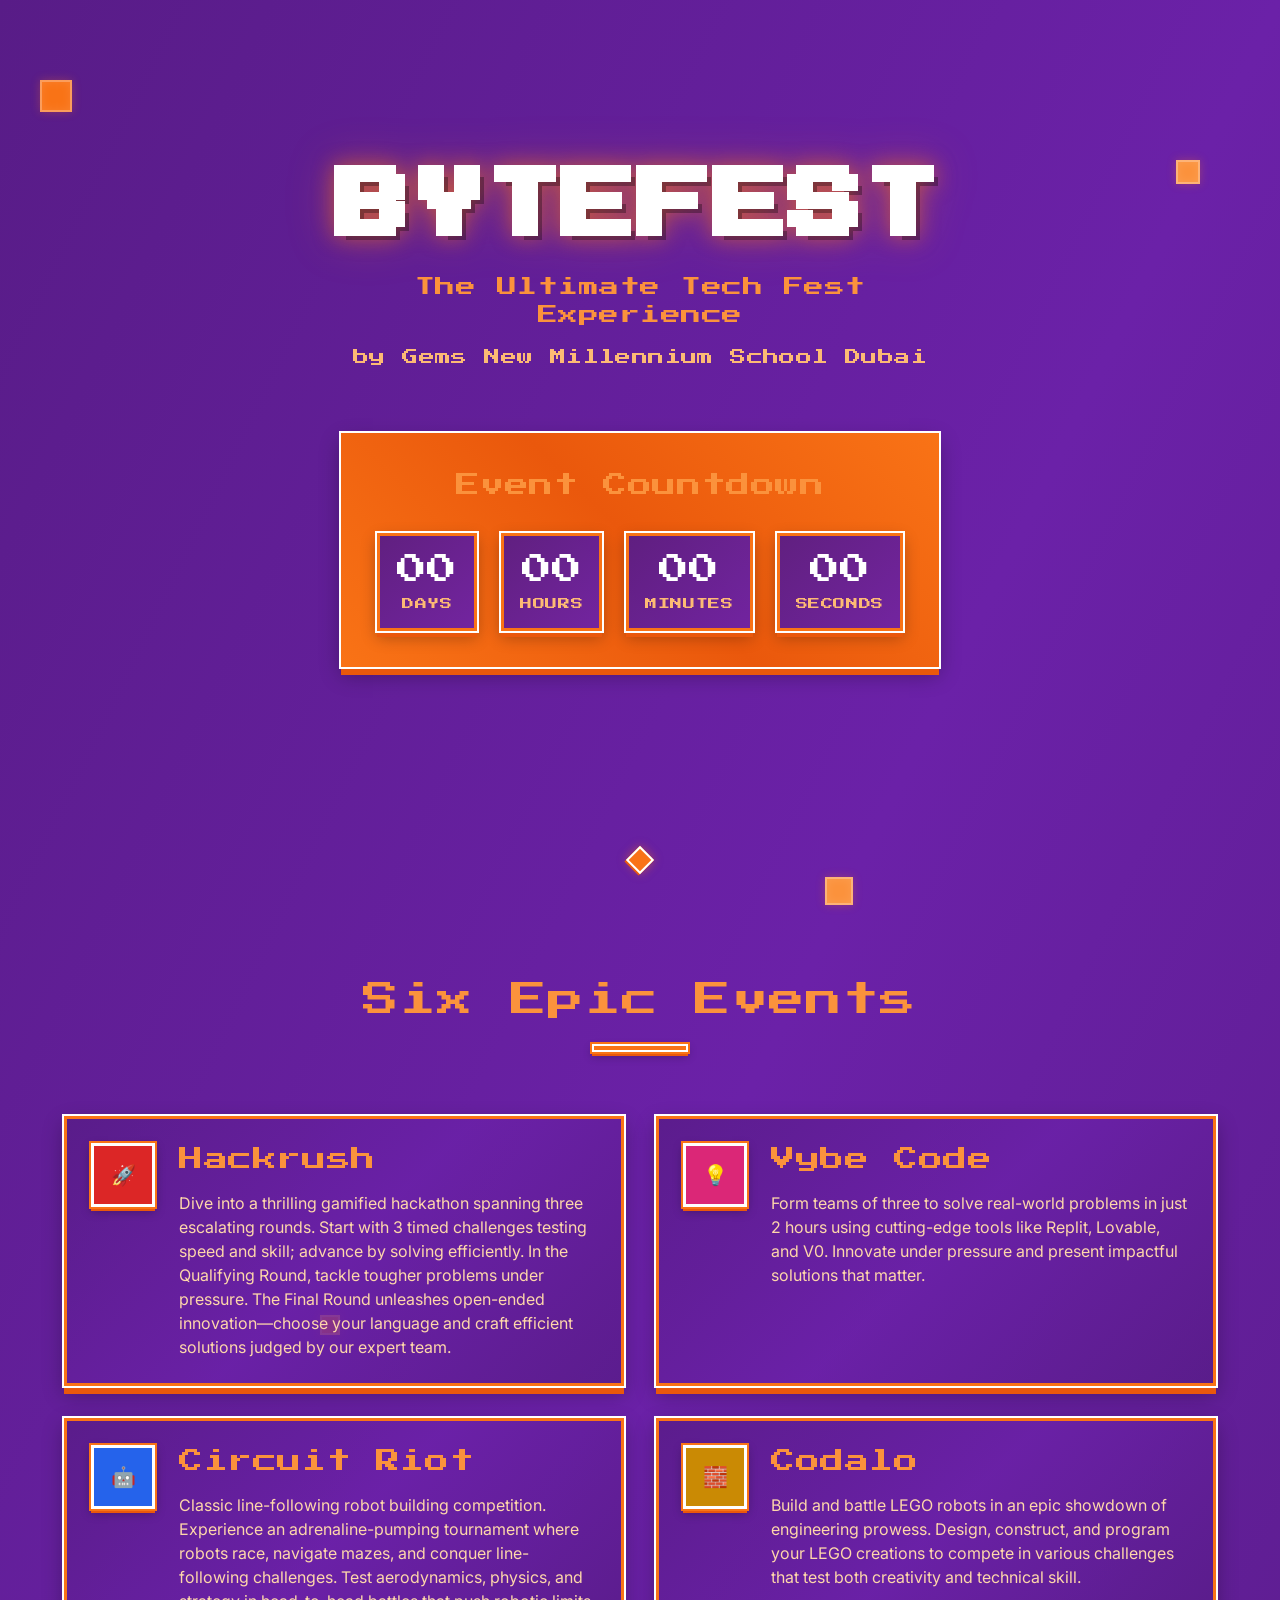
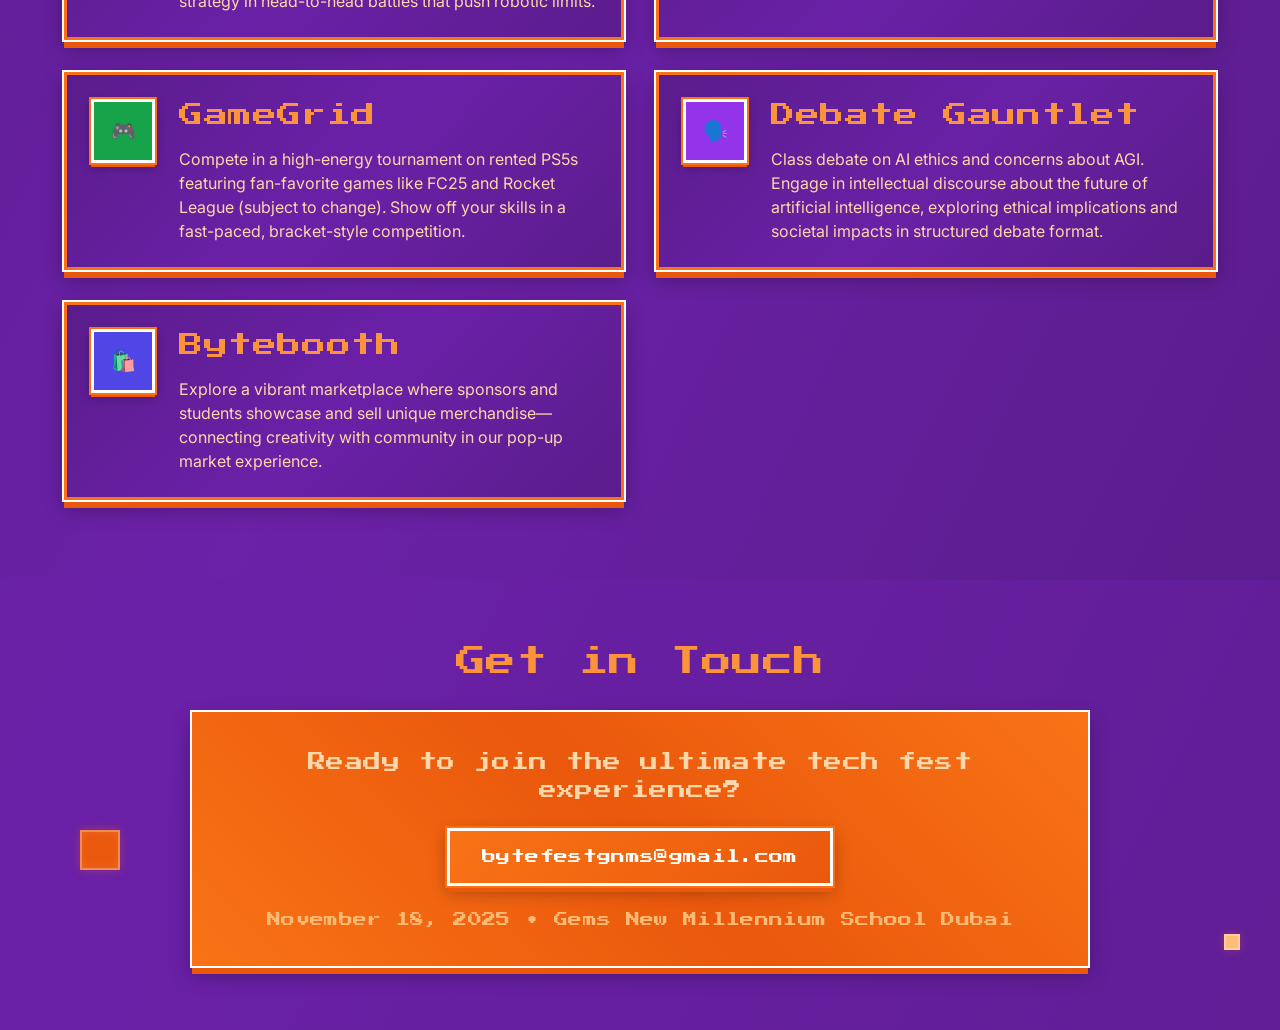
<file: index.html>
<!doctype html>
<html lang="en">
  <head>
    <meta charset="UTF-8" />
    <meta name="viewport" content="width=device-width, initial-scale=1.0" />

    <title>Chef</title>

    <meta property="og:image" content="/og-preview.png" />
    <script type="module" crossorigin src="/assets/index-ohALUHTU.js"></script>
    <link rel="stylesheet" crossorigin href="/assets/index-BzTH7Y2A.css">
  </head>
  <body>
    <div id="root"></div>
  </body>
</html>
</file>
<file: assets/index-BzTH7Y2A.css>
@import"https://fonts.googleapis.com/css2?family=Inter:wght@300;400;500;600;700;800;900&display=swap";@import"https://fonts.googleapis.com/css2?family=Press+Start+2P&display=swap";*,:before,:after{--tw-border-spacing-x: 0;--tw-border-spacing-y: 0;--tw-translate-x: 0;--tw-translate-y: 0;--tw-rotate: 0;--tw-skew-x: 0;--tw-skew-y: 0;--tw-scale-x: 1;--tw-scale-y: 1;--tw-pan-x: ;--tw-pan-y: ;--tw-pinch-zoom: ;--tw-scroll-snap-strictness: proximity;--tw-gradient-from-position: ;--tw-gradient-via-position: ;--tw-gradient-to-position: ;--tw-ordinal: ;--tw-slashed-zero: ;--tw-numeric-figure: ;--tw-numeric-spacing: ;--tw-numeric-fraction: ;--tw-ring-inset: ;--tw-ring-offset-width: 0px;--tw-ring-offset-color: #fff;--tw-ring-color: rgb(59 130 246 / .5);--tw-ring-offset-shadow: 0 0 #0000;--tw-ring-shadow: 0 0 #0000;--tw-shadow: 0 0 #0000;--tw-shadow-colored: 0 0 #0000;--tw-blur: ;--tw-brightness: ;--tw-contrast: ;--tw-grayscale: ;--tw-hue-rotate: ;--tw-invert: ;--tw-saturate: ;--tw-sepia: ;--tw-drop-shadow: ;--tw-backdrop-blur: ;--tw-backdrop-brightness: ;--tw-backdrop-contrast: ;--tw-backdrop-grayscale: ;--tw-backdrop-hue-rotate: ;--tw-backdrop-invert: ;--tw-backdrop-opacity: ;--tw-backdrop-saturate: ;--tw-backdrop-sepia: ;--tw-contain-size: ;--tw-contain-layout: ;--tw-contain-paint: ;--tw-contain-style: }::backdrop{--tw-border-spacing-x: 0;--tw-border-spacing-y: 0;--tw-translate-x: 0;--tw-translate-y: 0;--tw-rotate: 0;--tw-skew-x: 0;--tw-skew-y: 0;--tw-scale-x: 1;--tw-scale-y: 1;--tw-pan-x: ;--tw-pan-y: ;--tw-pinch-zoom: ;--tw-scroll-snap-strictness: proximity;--tw-gradient-from-position: ;--tw-gradient-via-position: ;--tw-gradient-to-position: ;--tw-ordinal: ;--tw-slashed-zero: ;--tw-numeric-figure: ;--tw-numeric-spacing: ;--tw-numeric-fraction: ;--tw-ring-inset: ;--tw-ring-offset-width: 0px;--tw-ring-offset-color: #fff;--tw-ring-color: rgb(59 130 246 / .5);--tw-ring-offset-shadow: 0 0 #0000;--tw-ring-shadow: 0 0 #0000;--tw-shadow: 0 0 #0000;--tw-shadow-colored: 0 0 #0000;--tw-blur: ;--tw-brightness: ;--tw-contrast: ;--tw-grayscale: ;--tw-hue-rotate: ;--tw-invert: ;--tw-saturate: ;--tw-sepia: ;--tw-drop-shadow: ;--tw-backdrop-blur: ;--tw-backdrop-brightness: ;--tw-backdrop-contrast: ;--tw-backdrop-grayscale: ;--tw-backdrop-hue-rotate: ;--tw-backdrop-invert: ;--tw-backdrop-opacity: ;--tw-backdrop-saturate: ;--tw-backdrop-sepia: ;--tw-contain-size: ;--tw-contain-layout: ;--tw-contain-paint: ;--tw-contain-style: }*,:before,:after{box-sizing:border-box;border-width:0;border-style:solid;border-color:#e5e7eb}:before,:after{--tw-content: ""}html,:host{line-height:1.5;-webkit-text-size-adjust:100%;-moz-tab-size:4;-o-tab-size:4;tab-size:4;font-family:ui-sans-serif,system-ui,sans-serif,"Apple Color Emoji","Segoe UI Emoji",Segoe UI Symbol,"Noto Color Emoji";font-feature-settings:normal;font-variation-settings:normal;-webkit-tap-highlight-color:transparent}body{margin:0;line-height:inherit}hr{height:0;color:inherit;border-top-width:1px}abbr:where([title]){-webkit-text-decoration:underline dotted;text-decoration:underline dotted}h1,h2,h3,h4,h5,h6{font-size:inherit;font-weight:inherit}a{color:inherit;text-decoration:inherit}b,strong{font-weight:bolder}code,kbd,samp,pre{font-family:ui-monospace,SFMono-Regular,Menlo,Monaco,Consolas,Liberation Mono,Courier New,monospace;font-feature-settings:normal;font-variation-settings:normal;font-size:1em}small{font-size:80%}sub,sup{font-size:75%;line-height:0;position:relative;vertical-align:baseline}sub{bottom:-.25em}sup{top:-.5em}table{text-indent:0;border-color:inherit;border-collapse:collapse}button,input,optgroup,select,textarea{font-family:inherit;font-feature-settings:inherit;font-variation-settings:inherit;font-size:100%;font-weight:inherit;line-height:inherit;letter-spacing:inherit;color:inherit;margin:0;padding:0}button,select{text-transform:none}button,input:where([type=button]),input:where([type=reset]),input:where([type=submit]){-webkit-appearance:button;background-color:transparent;background-image:none}:-moz-focusring{outline:auto}:-moz-ui-invalid{box-shadow:none}progress{vertical-align:baseline}::-webkit-inner-spin-button,::-webkit-outer-spin-button{height:auto}[type=search]{-webkit-appearance:textfield;outline-offset:-2px}::-webkit-search-decoration{-webkit-appearance:none}::-webkit-file-upload-button{-webkit-appearance:button;font:inherit}summary{display:list-item}blockquote,dl,dd,h1,h2,h3,h4,h5,h6,hr,figure,p,pre{margin:0}fieldset{margin:0;padding:0}legend{padding:0}ol,ul,menu{list-style:none;margin:0;padding:0}dialog{padding:0}textarea{resize:vertical}input::-moz-placeholder,textarea::-moz-placeholder{opacity:1;color:#9ca3af}input::placeholder,textarea::placeholder{opacity:1;color:#9ca3af}button,[role=button]{cursor:pointer}:disabled{cursor:default}img,svg,video,canvas,audio,iframe,embed,object{display:block;vertical-align:middle}img,video{max-width:100%;height:auto}[hidden]:where(:not([hidden=until-found])){display:none}.container{width:100%}@media (min-width: 640px){.container{max-width:640px}}@media (min-width: 768px){.container{max-width:768px}}@media (min-width: 1024px){.container{max-width:1024px}}@media (min-width: 1280px){.container{max-width:1280px}}@media (min-width: 1536px){.container{max-width:1536px}}.pointer-events-none{pointer-events:none}.fixed{position:fixed}.absolute{position:absolute}.relative{position:relative}.-inset-2{top:-.5rem;right:-.5rem;bottom:-.5rem;left:-.5rem}.inset-0{top:0;right:0;bottom:0;left:0}.-left-3{left:-.75rem}.-right-3{right:-.75rem}.-top-3{top:-.75rem}.bottom-20{bottom:5rem}.bottom-4{bottom:1rem}.bottom-40{bottom:10rem}.left-1\/4{left:25%}.left-10{left:2.5rem}.left-20{left:5rem}.right-1\/3{right:33.333333%}.right-10{right:2.5rem}.right-20{right:5rem}.right-4{right:1rem}.top-1\/2{top:50%}.top-1\/3{top:33.333333%}.top-20{top:5rem}.top-40{top:10rem}.z-10{z-index:10}.z-50{z-index:50}.mx-4{margin-left:1rem;margin-right:1rem}.mx-auto{margin-left:auto;margin-right:auto}.my-3{margin-top:.75rem;margin-bottom:.75rem}.my-4{margin-top:1rem;margin-bottom:1rem}.mb-16{margin-bottom:4rem}.mb-2{margin-bottom:.5rem}.mb-4{margin-bottom:1rem}.mb-6{margin-bottom:1.5rem}.mb-8{margin-bottom:2rem}.mt-4{margin-top:1rem}.mt-6{margin-top:1.5rem}.mt-8{margin-top:2rem}.flex{display:flex}.grid{display:grid}.h-10{height:2.5rem}.h-2{height:.5rem}.h-4{height:1rem}.h-5{height:1.25rem}.h-6{height:1.5rem}.h-7{height:1.75rem}.h-8{height:2rem}.min-h-screen{min-height:100vh}.w-10{width:2.5rem}.w-2{width:.5rem}.w-24{width:6rem}.w-32{width:8rem}.w-4{width:1rem}.w-5{width:1.25rem}.w-6{width:1.5rem}.w-7{width:1.75rem}.w-8{width:2rem}.w-full{width:100%}.max-w-2xl{max-width:42rem}.max-w-4xl{max-width:56rem}.max-w-6xl{max-width:72rem}.max-w-7xl{max-width:80rem}.flex-1{flex:1 1 0%}.grow{flex-grow:1}.transform{transform:translate(var(--tw-translate-x),var(--tw-translate-y)) rotate(var(--tw-rotate)) skew(var(--tw-skew-x)) skewY(var(--tw-skew-y)) scaleX(var(--tw-scale-x)) scaleY(var(--tw-scale-y))}@keyframes ping{75%,to{transform:scale(2);opacity:0}}.animate-ping{animation:ping 1s cubic-bezier(0,0,.2,1) infinite}@keyframes pulse{50%{opacity:.5}}.animate-pulse{animation:pulse 2s cubic-bezier(.4,0,.6,1) infinite}.cursor-pointer{cursor:pointer}.select-none{-webkit-user-select:none;-moz-user-select:none;user-select:none}.grid-cols-1{grid-template-columns:repeat(1,minmax(0,1fr))}.flex-col{flex-direction:column}.flex-wrap{flex-wrap:wrap}.items-start{align-items:flex-start}.items-center{align-items:center}.justify-center{justify-content:center}.gap-1{gap:.25rem}.gap-4{gap:1rem}.gap-6{gap:1.5rem}.gap-8{gap:2rem}.overflow-hidden{overflow:hidden}.rounded{border-radius:.25rem}.border{border-width:1px}.border-2{border-width:2px}.border-gray-200{--tw-border-opacity: 1;border-color:rgb(229 231 235 / var(--tw-border-opacity, 1))}.border-orange-400{--tw-border-opacity: 1;border-color:rgb(251 146 60 / var(--tw-border-opacity, 1))}.border-white{--tw-border-opacity: 1;border-color:rgb(255 255 255 / var(--tw-border-opacity, 1))}.bg-blue-600{--tw-bg-opacity: 1;background-color:rgb(37 99 235 / var(--tw-bg-opacity, 1))}.bg-green-600{--tw-bg-opacity: 1;background-color:rgb(22 163 74 / var(--tw-bg-opacity, 1))}.bg-indigo-600{--tw-bg-opacity: 1;background-color:rgb(79 70 229 / var(--tw-bg-opacity, 1))}.bg-orange-300{--tw-bg-opacity: 1;background-color:rgb(253 186 116 / var(--tw-bg-opacity, 1))}.bg-orange-400{--tw-bg-opacity: 1;background-color:rgb(251 146 60 / var(--tw-bg-opacity, 1))}.bg-orange-500{--tw-bg-opacity: 1;background-color:rgb(249 115 22 / var(--tw-bg-opacity, 1))}.bg-orange-600{--tw-bg-opacity: 1;background-color:rgb(234 88 12 / var(--tw-bg-opacity, 1))}.bg-pink-600{--tw-bg-opacity: 1;background-color:rgb(219 39 119 / var(--tw-bg-opacity, 1))}.bg-purple-600{--tw-bg-opacity: 1;background-color:rgb(147 51 234 / var(--tw-bg-opacity, 1))}.bg-purple-700{--tw-bg-opacity: 1;background-color:rgb(126 34 206 / var(--tw-bg-opacity, 1))}.bg-purple-800{--tw-bg-opacity: 1;background-color:rgb(107 33 168 / var(--tw-bg-opacity, 1))}.bg-red-600{--tw-bg-opacity: 1;background-color:rgb(220 38 38 / var(--tw-bg-opacity, 1))}.bg-white{--tw-bg-opacity: 1;background-color:rgb(255 255 255 / var(--tw-bg-opacity, 1))}.bg-yellow-600{--tw-bg-opacity: 1;background-color:rgb(202 138 4 / var(--tw-bg-opacity, 1))}.bg-opacity-50{--tw-bg-opacity: .5}.bg-gradient-to-br{background-image:linear-gradient(to bottom right,var(--tw-gradient-stops))}.bg-gradient-to-r{background-image:linear-gradient(to right,var(--tw-gradient-stops))}.from-orange-500{--tw-gradient-from: #f97316 var(--tw-gradient-from-position);--tw-gradient-to: rgb(249 115 22 / 0) var(--tw-gradient-to-position);--tw-gradient-stops: var(--tw-gradient-from), var(--tw-gradient-to)}.from-purple-900{--tw-gradient-from: #581c87 var(--tw-gradient-from-position);--tw-gradient-to: rgb(88 28 135 / 0) var(--tw-gradient-to-position);--tw-gradient-stops: var(--tw-gradient-from), var(--tw-gradient-to)}.via-orange-400{--tw-gradient-to: rgb(251 146 60 / 0) var(--tw-gradient-to-position);--tw-gradient-stops: var(--tw-gradient-from), #fb923c var(--tw-gradient-via-position), var(--tw-gradient-to)}.via-purple-800{--tw-gradient-to: rgb(107 33 168 / 0) var(--tw-gradient-to-position);--tw-gradient-stops: var(--tw-gradient-from), #6b21a8 var(--tw-gradient-via-position), var(--tw-gradient-to)}.to-orange-500{--tw-gradient-to: #f97316 var(--tw-gradient-to-position)}.to-purple-900{--tw-gradient-to: #581c87 var(--tw-gradient-to-position)}.p-8{padding:2rem}.px-3{padding-left:.75rem;padding-right:.75rem}.px-4{padding-left:1rem;padding-right:1rem}.px-6{padding-left:1.5rem;padding-right:1.5rem}.py-1{padding-top:.25rem;padding-bottom:.25rem}.py-12{padding-top:3rem;padding-bottom:3rem}.py-16{padding-top:4rem;padding-bottom:4rem}.py-2{padding-top:.5rem;padding-bottom:.5rem}.py-20{padding-top:5rem;padding-bottom:5rem}.text-center{text-align:center}.font-pixel{font-family:"Press Start 2P",monospace}.text-2xl{font-size:1.5rem;line-height:2rem}.text-3xl{font-size:1.875rem;line-height:2.25rem}.text-4xl{font-size:2.25rem;line-height:2.5rem}.text-6xl{font-size:3.75rem;line-height:1}.text-base{font-size:1rem;line-height:1.5rem}.text-lg{font-size:1.125rem;line-height:1.75rem}.text-sm{font-size:.875rem;line-height:1.25rem}.text-xl{font-size:1.25rem;line-height:1.75rem}.text-xs{font-size:.75rem;line-height:1rem}.font-medium{font-weight:500}.font-semibold{font-weight:600}.uppercase{text-transform:uppercase}.leading-relaxed{line-height:1.625}.tracking-wide{letter-spacing:.025em}.tracking-wider{letter-spacing:.05em}.text-orange-100{--tw-text-opacity: 1;color:rgb(255 237 213 / var(--tw-text-opacity, 1))}.text-orange-200{--tw-text-opacity: 1;color:rgb(254 215 170 / var(--tw-text-opacity, 1))}.text-orange-300{--tw-text-opacity: 1;color:rgb(253 186 116 / var(--tw-text-opacity, 1))}.text-orange-400{--tw-text-opacity: 1;color:rgb(251 146 60 / var(--tw-text-opacity, 1))}.text-primary{--tw-text-opacity: 1;color:rgb(249 115 22 / var(--tw-text-opacity, 1))}.text-secondary{--tw-text-opacity: 1;color:rgb(100 116 139 / var(--tw-text-opacity, 1))}.text-white{--tw-text-opacity: 1;color:rgb(255 255 255 / var(--tw-text-opacity, 1))}.opacity-10{opacity:.1}.opacity-20{opacity:.2}.opacity-30{opacity:.3}.opacity-50{opacity:.5}.shadow-sm{--tw-shadow: 0 1px 2px 0 rgb(0 0 0 / .05);--tw-shadow-colored: 0 1px 2px 0 var(--tw-shadow-color);box-shadow:var(--tw-ring-offset-shadow, 0 0 #0000),var(--tw-ring-shadow, 0 0 #0000),var(--tw-shadow)}.blur-sm{--tw-blur: blur(4px);filter:var(--tw-blur) var(--tw-brightness) var(--tw-contrast) var(--tw-grayscale) var(--tw-hue-rotate) var(--tw-invert) var(--tw-saturate) var(--tw-sepia) var(--tw-drop-shadow)}.drop-shadow-lg{--tw-drop-shadow: drop-shadow(0 10px 8px rgb(0 0 0 / .04)) drop-shadow(0 4px 3px rgb(0 0 0 / .1));filter:var(--tw-blur) var(--tw-brightness) var(--tw-contrast) var(--tw-grayscale) var(--tw-hue-rotate) var(--tw-invert) var(--tw-saturate) var(--tw-sepia) var(--tw-drop-shadow)}.transition-all{transition-property:all;transition-timing-function:cubic-bezier(.4,0,.2,1);transition-duration:.15s}.transition-colors{transition-property:color,background-color,border-color,text-decoration-color,fill,stroke;transition-timing-function:cubic-bezier(.4,0,.2,1);transition-duration:.15s}.duration-100{transition-duration:.1s}.duration-300{transition-duration:.3s}.duration-500{transition-duration:.5s}.ease-out{transition-timing-function:cubic-bezier(0,0,.2,1)}:root{--color-light: #ffffff;--color-dark: #121212;--color-orange: #f97316;--color-purple: #581c87}body{font-family:Inter,sans-serif;color:#f97316;background:#581c87;overflow-x:hidden}.voxel-logo{position:relative;transform-style:preserve-3d;transition:all .3s cubic-bezier(.4,0,.2,1);filter:drop-shadow(0 0 20px rgba(249,115,22,.3))}.voxel-text{position:relative;text-shadow:4px 0 0 #ffffff,-4px 0 0 #ffffff,0 4px 0 #ffffff,0 -4px 0 #ffffff,4px 4px 0 #ffffff,-4px -4px 0 #ffffff,4px -4px 0 #ffffff,-4px 4px 0 #ffffff,8px 8px 0 rgba(0,0,0,.3);filter:drop-shadow(0 0 10px rgba(249,115,22,.5))}.voxel-logo:hover .voxel-text{text-shadow:4px 0 0 #ffffff,-4px 0 0 #ffffff,0 4px 0 #ffffff,0 -4px 0 #ffffff,4px 4px 0 #ffffff,-4px -4px 0 #ffffff,4px -4px 0 #ffffff,-4px 4px 0 #ffffff,8px 8px 0 rgba(249,115,22,.5);filter:drop-shadow(0 0 20px rgba(249,115,22,.8));animation:pixel-glow .3s ease-in-out}.bite-overlay{position:absolute;top:0;left:0;right:0;bottom:0;pointer-events:none;opacity:0;transition:opacity .3s ease}.bite-overlay.active{opacity:1}.bite-chunk-voxel{position:absolute;top:20%;right:15%;width:60px;height:40px;background:linear-gradient(45deg,transparent 0%,transparent 30%,rgba(88,28,135,.9) 30%,rgba(88,28,135,.9) 70%,transparent 70%,transparent 100%);transform:rotate(-15deg);animation:voxelBiteAnimation 2s ease-in-out;box-shadow:inset 0 0 10px #0000004d,0 0 20px #f9731680}@keyframes voxelBiteAnimation{0%{transform:rotate(-15deg) scale(0);opacity:0}20%{transform:rotate(-15deg) scale(1.2);opacity:1}40%{transform:rotate(-15deg) scale(1);opacity:1}80%{transform:rotate(-15deg) scale(1);opacity:1}to{transform:rotate(-15deg) scale(0);opacity:0}}.bitten-state .voxel-text{animation:voxelShakeEffect .5s ease-in-out}@keyframes voxelShakeEffect{0%,to{transform:translate(0)}10%,30%,50%,70%,90%{transform:translate(-4px)}20%,40%,60%,80%{transform:translate(4px)}}.voxel-card{background:linear-gradient(135deg,#581c87e6,#6b21a8e6,#581c87e6);border:4px solid #f97316;box-shadow:0 0 0 2px #fff,0 8px #ea580c,0 8px 20px #0000004d,inset 0 0 20px #f973161a;position:relative;transform-style:preserve-3d}.voxel-card:before{content:"";position:absolute;top:-4px;left:-4px;right:-4px;bottom:-4px;background:linear-gradient(45deg,#f97316,#ea580c,#f97316);z-index:-1;border-radius:0}.voxel-timer-card{min-width:100px;padding:1rem;text-align:center;background:linear-gradient(135deg,#581c87f2,#6b21a8f2);border:3px solid #f97316;box-shadow:0 0 0 2px #fff,0 6px #ea580c,0 6px 15px #0000004d;transition:all .3s cubic-bezier(.4,0,.2,1);transform-style:preserve-3d}.voxel-timer-card:hover{transform:translateY(-4px);box-shadow:0 0 0 2px #fff,0 10px #ea580c,0 10px 25px #0006}.voxel-event-card{padding:1.5rem;background:linear-gradient(135deg,#581c87cc,#6b21a8cc,#581c87cc);border:3px solid #f97316;box-shadow:0 0 0 2px #fff,0 8px #ea580c,0 8px 20px #0000004d;transition:all .4s cubic-bezier(.4,0,.2,1);animation:voxelSlideInUp .6s ease-out forwards;opacity:0;transform:translateY(30px);transform-style:preserve-3d}.voxel-event-card:hover{transform:translateY(-6px);box-shadow:0 0 0 2px #fff,0 14px #ea580c,0 14px 30px #0006}@keyframes voxelSlideInUp{to{opacity:1;transform:translateY(0)}}.voxel-event-icon{display:flex;height:4rem;width:4rem;align-items:center;justify-content:center;border:3px solid #ffffff;box-shadow:0 0 0 2px #f97316,0 4px #ea580c,0 4px 10px #0000004d;transition:all .3s ease;transform-style:preserve-3d}.voxel-event-card:hover .voxel-event-icon{transform:scale(1.1) rotateY(15deg);box-shadow:0 0 0 2px #f97316,0 6px #ea580c,0 6px 15px #0006}.pixel-highlight{position:relative;animation:pixelHighlight .3s ease-in-out}.pixel-highlight:before{content:"";position:absolute;top:-4px;left:-4px;right:-4px;bottom:-4px;background:linear-gradient(45deg,#f97316,#fff,#f97316,#fff,#f97316);background-size:8px 8px;animation:pixelMove .5s linear infinite;z-index:-1;opacity:.8}@keyframes pixelHighlight{0%{filter:brightness(1) saturate(1)}50%{filter:brightness(1.3) saturate(1.5)}to{filter:brightness(1.1) saturate(1.2)}}@keyframes pixelMove{0%{background-position:0 0}to{background-position:8px 8px}}.voxel-contact-button{display:inline-block;padding:1rem 2rem;font-family:"Press Start 2P",monospace;font-size:.875rem;line-height:1.25rem;letter-spacing:.025em;--tw-text-opacity: 1;color:rgb(255 255 255 / var(--tw-text-opacity, 1));background:linear-gradient(135deg,#f97316,#ea580c);border:3px solid #ffffff;box-shadow:0 0 0 2px #f97316,0 6px #ea580c,0 6px 15px #0000004d;transition:all .3s cubic-bezier(.4,0,.2,1);text-decoration:none;transform-style:preserve-3d}.voxel-contact-button:hover{transform:translateY(-3px);box-shadow:0 0 0 2px #f97316,0 9px #ea580c,0 9px 20px #0006;background:linear-gradient(135deg,#ea580c,#ea580c)}.floating-voxel{animation:voxel-float 6s ease-in-out infinite;border:2px solid rgba(255,255,255,.3);box-shadow:0 0 10px #f973164d,inset 0 0 10px #ffffff1a;transform-style:preserve-3d;transition:transform .1s ease-out}.scroll-indicator-voxel{position:absolute;bottom:30px;left:50%;transform:translate(-50%);animation:voxel-bounce 2s infinite}.scroll-arrow-voxel{width:20px;height:20px;background:#f97316;border:2px solid #ffffff;transform:rotate(45deg);box-shadow:0 0 10px #f9731680,0 2px #ea580c}.voxel-divider{border:2px solid #ffffff;box-shadow:0 0 0 2px #f97316,0 4px #ea580c,0 4px 10px #0000004d}@media (max-width: 768px){.voxel-text{font-size:2rem;text-shadow:2px 0 0 #ffffff,-2px 0 0 #ffffff,0 2px 0 #ffffff,0 -2px 0 #ffffff,2px 2px 0 #ffffff,-2px -2px 0 #ffffff,2px -2px 0 #ffffff,-2px 2px 0 #ffffff,4px 4px 0 rgba(0,0,0,.3)}.voxel-timer-card{min-width:80px;padding:.75rem}.voxel-event-card{padding:1rem}}@media (max-width: 480px){.voxel-text{font-size:1.5rem}}.voxel-logo:focus{outline:4px solid #f97316;outline-offset:8px}@media (prefers-reduced-motion: reduce){.voxel-logo,.voxel-timer-card,.voxel-event-card,.voxel-contact-button,.floating-voxel,.scroll-indicator-voxel,.pixel-highlight{animation:none;transition:none}.voxel-logo:hover{transform:none}}html{scroll-behavior:smooth}::-moz-selection{background:#f973164d;color:#fff}::selection{background:#f973164d;color:#fff}.auth-input-field{width:100%;border-width:2px;--tw-border-opacity: 1;border-color:rgb(249 115 22 / var(--tw-border-opacity, 1));--tw-bg-opacity: 1;background-color:rgb(107 33 168 / var(--tw-bg-opacity, 1));padding:.75rem 1rem;--tw-text-opacity: 1;color:rgb(254 215 170 / var(--tw-text-opacity, 1));outline:2px solid transparent;outline-offset:2px;transition-property:all;transition-timing-function:cubic-bezier(.4,0,.2,1);transition-duration:.15s}.auth-input-field:focus{--tw-border-opacity: 1;border-color:rgb(251 146 60 / var(--tw-border-opacity, 1));--tw-ring-offset-shadow: var(--tw-ring-inset) 0 0 0 var(--tw-ring-offset-width) var(--tw-ring-offset-color);--tw-ring-shadow: var(--tw-ring-inset) 0 0 0 calc(2px + var(--tw-ring-offset-width)) var(--tw-ring-color);box-shadow:var(--tw-ring-offset-shadow),var(--tw-ring-shadow),var(--tw-shadow, 0 0 #0000);--tw-ring-opacity: 1;--tw-ring-color: rgb(251 146 60 / var(--tw-ring-opacity, 1))}.auth-input-field{font-family:"Press Start 2P",monospace;font-size:.75rem;box-shadow:0 0 0 2px #fff,0 4px #ea580c,0 4px 10px #0000004d}.auth-button{width:100%;--tw-bg-opacity: 1;background-color:rgb(249 115 22 / var(--tw-bg-opacity, 1));padding:.75rem 1rem;font-weight:700;--tw-text-opacity: 1;color:rgb(255 255 255 / var(--tw-text-opacity, 1));transition-property:all;transition-timing-function:cubic-bezier(.4,0,.2,1);transition-duration:.15s}.auth-button:hover{--tw-bg-opacity: 1;background-color:rgb(234 88 12 / var(--tw-bg-opacity, 1))}.auth-button:disabled{cursor:not-allowed;opacity:.5}.auth-button{font-family:"Press Start 2P",monospace;font-size:.75rem;border:3px solid #ffffff;box-shadow:0 0 0 2px #f97316,0 4px #ea580c,0 4px 10px #0000004d}.auth-button:hover:not(:disabled){transform:translateY(-2px);box-shadow:0 0 0 2px #f97316,0 6px #ea580c,0 6px 15px #0006}.hover\:bg-gray-50:hover{--tw-bg-opacity: 1;background-color:rgb(249 250 251 / var(--tw-bg-opacity, 1))}.hover\:bg-purple-700:hover{--tw-bg-opacity: 1;background-color:rgb(126 34 206 / var(--tw-bg-opacity, 1))}.hover\:text-primary-hover:hover{--tw-text-opacity: 1;color:rgb(234 88 12 / var(--tw-text-opacity, 1))}.hover\:underline:hover{text-decoration-line:underline}.hover\:shadow:hover{--tw-shadow: 0 1px 3px 0 rgb(0 0 0 / .1), 0 1px 2px -1px rgb(0 0 0 / .1);--tw-shadow-colored: 0 1px 3px 0 var(--tw-shadow-color), 0 1px 2px -1px var(--tw-shadow-color);box-shadow:var(--tw-ring-offset-shadow, 0 0 #0000),var(--tw-ring-shadow, 0 0 #0000),var(--tw-shadow)}.group:hover .group-hover\:text-orange-300{--tw-text-opacity: 1;color:rgb(253 186 116 / var(--tw-text-opacity, 1))}@media (min-width: 768px){.md\:text-2xl{font-size:1.5rem;line-height:2rem}.md\:text-3xl{font-size:1.875rem;line-height:2.25rem}.md\:text-4xl{font-size:2.25rem;line-height:2.5rem}.md\:text-6xl{font-size:3.75rem;line-height:1}.md\:text-8xl{font-size:6rem;line-height:1}.md\:text-base{font-size:1rem;line-height:1.5rem}.md\:text-lg{font-size:1.125rem;line-height:1.75rem}.md\:text-xl{font-size:1.25rem;line-height:1.75rem}}@media (min-width: 1024px){.lg\:grid-cols-2{grid-template-columns:repeat(2,minmax(0,1fr))}.lg\:text-7xl{font-size:4.5rem;line-height:1}.lg\:text-9xl{font-size:8rem;line-height:1}}@media (min-width: 1280px){.xl\:grid-cols-3{grid-template-columns:repeat(3,minmax(0,1fr))}}
</file>
